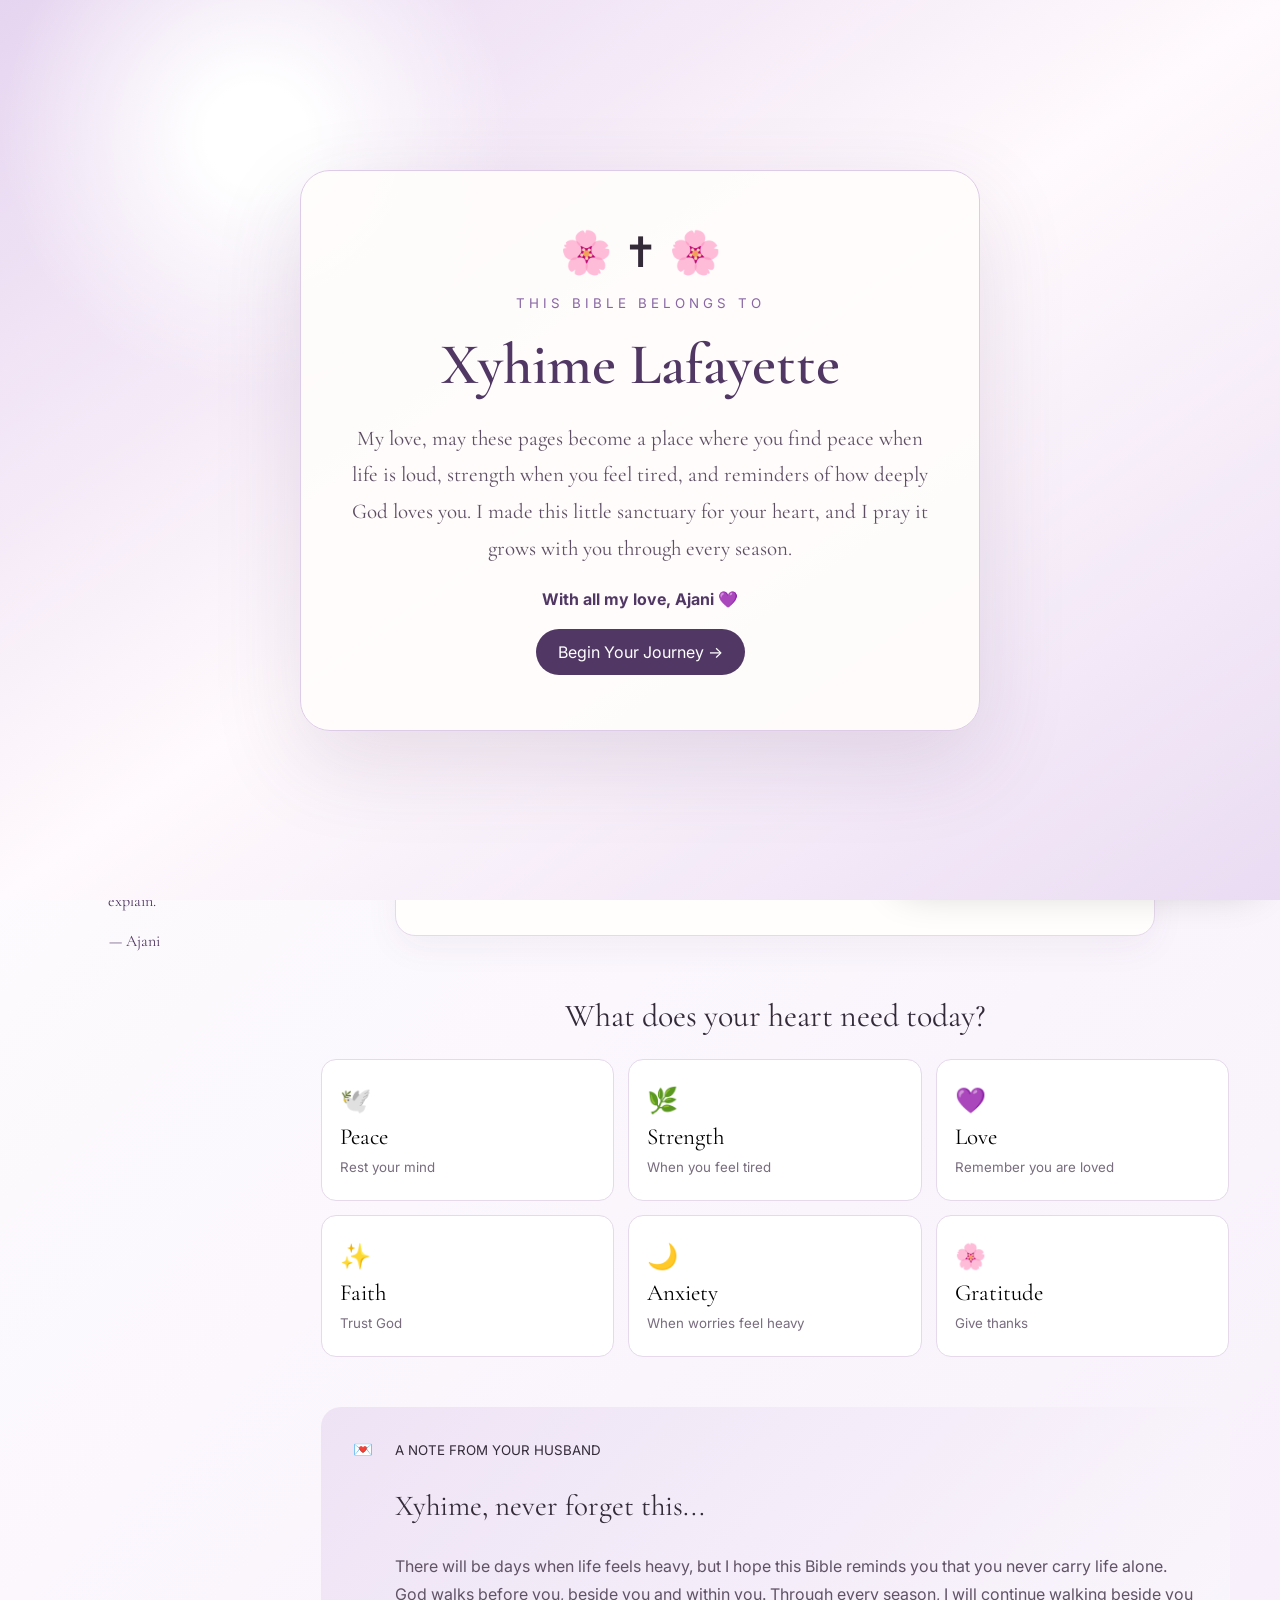
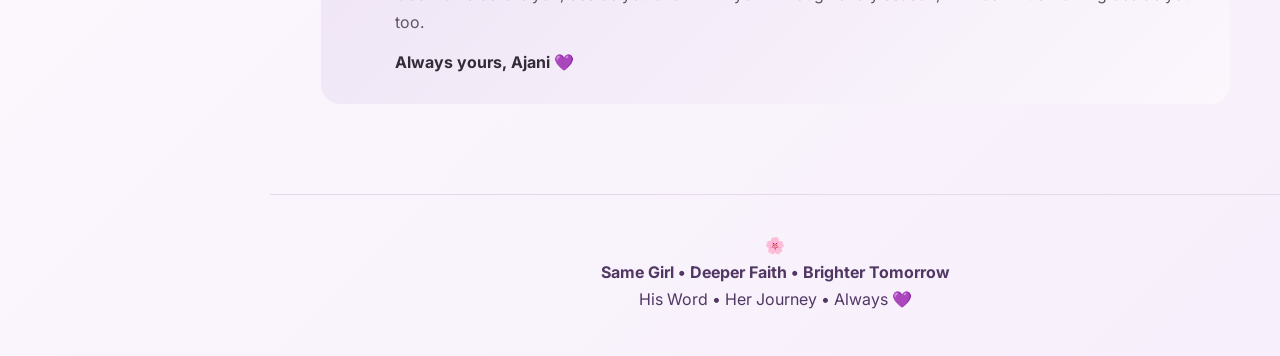
<file: index.html>
<!DOCTYPE html>
<html lang="en"><head><meta charset="UTF-8"><meta name="viewport" content="width=device-width,initial-scale=1">
<meta name="theme-color" content="#efe4f6"><meta name="description" content="A personal KJV Bible made with love for Xyhime Lafayette."><link rel="manifest" href="manifest.webmanifest"><link rel="icon" href="icon.svg" type="image/svg+xml"><title>Xyhime's Bible | His Word • Her Journey</title>
<link rel="preconnect" href="https://fonts.googleapis.com"><link rel="preconnect" href="https://fonts.gstatic.com" crossorigin>
<link href="https://fonts.googleapis.com/css2?family=Cormorant+Garamond:wght@400;500;600;700&family=Inter:wght@300;400;500;600&display=swap" rel="stylesheet">
<link rel="stylesheet" href="style.css?v=100x2"></head><body>
<div class="app"><aside class="sidebar" id="sidebar"><div class="brand"><div class="cross">✝</div><div><h1>Xyhime's Bible</h1><p>His Word • Her Journey</p></div></div>
<nav>
<button class="nav-item active" data-page="home">⌂ Home</button>
<button class="nav-item" data-page="read">📖 Read the Bible</button>
<button class="nav-item" data-page="books">🌸 All 66 Books</button>
<button class="nav-item" data-page="search">⌕ Search</button>
<button class="nav-item" data-page="encouragement">♡ I Need a Word</button>
<button class="nav-item" data-page="favorites">☆ Favorites</button>
<button class="nav-item" data-page="notes">✎ My Notes</button>
<button class="nav-item" data-page="prayer">🙏 Prayer Journal</button>
<button class="nav-item" data-page="marriage">💍 Marriage Center</button>
<button class="nav-item" data-page="plan">🌱 Reading Plan</button>
<button class="nav-item" data-page="devotion">☀️ Daily Devotion</button><button class="nav-item" data-page="progress">🌿 My Journey</button><button class="nav-item" data-page="letters">💌 Letters From Ajani</button><button class="nav-item" data-page="ajani">💜 From Ajani</button></nav>
<div class="sidebar-message"><p>“May every page remind you that you are loved by God more deeply than words could ever explain.”</p><span>— Ajani</span></div></aside>
<main><header><button id="menuButton">☰</button><div class="header-title"><small>PERSONAL BIBLE</small><strong>For Xyhime Lafayette</strong></div><button id="themeButton">☾</button></header>

<section class="page active" id="home"><div id="dedication" class="dedication"><div class="dedication-card"><div class="dedication-flower">🌸 ✝ 🌸</div><small>THIS BIBLE BELONGS TO</small><h2>Xyhime Lafayette</h2><p>My love, may these pages become a place where you find peace when life is loud, strength when you feel tired, and reminders of how deeply God loves you. I made this little sanctuary for your heart, and I pray it grows with you through every season.</p><strong>With all my love, Ajani 💜</strong><button onclick="enterBible()">Begin Your Journey →</button></div></div><div class="hero"><div class="floral">🌸</div><p class="eyebrow">READ • REFLECT • PRAY • GROW</p><h2>Xyhime's <em>Bible</em></h2><h3>His Word • Her Journey</h3><p>“Thy word is a lamp unto my feet, and a light unto my path.” — Psalm 119:105</p><div class="hero-actions"><button onclick="openBible()">Open Your Bible →</button><button class="secondary" onclick="continueReading()">Continue Reading</button></div></div>
<div class="daily-card"><div class="card-label">VERSE FOR XYHIME TODAY</div><blockquote id="dailyVerse"></blockquote><p id="dailyReference"></p><div class="verse-actions"><button onclick="favoriteDailyVerse()">♡ Save</button><button onclick="copyDailyVerse()">⧉ Copy</button></div></div>
<h3 class="section-heading">What does your heart need today?</h3><div class="emotion-grid">
<button onclick="openEmotion('peace')"><span>🕊️</span><strong>Peace</strong><small>Rest your mind</small></button><button onclick="openEmotion('strength')"><span>🌿</span><strong>Strength</strong><small>When you feel tired</small></button><button onclick="openEmotion('love')"><span>💜</span><strong>Love</strong><small>Remember you are loved</small></button><button onclick="openEmotion('faith')"><span>✨</span><strong>Faith</strong><small>Trust God</small></button><button onclick="openEmotion('anxiety')"><span>🌙</span><strong>Anxiety</strong><small>When worries feel heavy</small></button><button onclick="openEmotion('gratitude')"><span>🌸</span><strong>Gratitude</strong><small>Give thanks</small></button></div>
<div class="love-note"><div>💌</div><div><small>A NOTE FROM YOUR HUSBAND</small><h3>Xyhime, never forget this...</h3><p>There will be days when life feels heavy, but I hope this Bible reminds you that you never carry life alone. God walks before you, beside you and within you. Through every season, I will continue walking beside you too.</p><strong>Always yours, Ajani 💜</strong></div></div></section>

<section class="page" id="read"><div class="page-title"><small>THE WORD</small><h2>Read Scripture</h2><p>King James Version</p></div><div class="reader-controls"><select id="bookSelect"></select><select id="chapterSelect"></select><button onclick="loadChapter()">Read</button></div><div class="scripture-reader"><div class="reader-header"><button onclick="previousChapter()">←</button><div><small>NOW READING</small><h2 id="chapterTitle"></h2></div><button onclick="nextChapter()">→</button></div><div id="verses"><p class="loading">Loading Scripture…</p></div></div></section>

<section class="page" id="books"><div class="page-title"><small>EXPLORE SCRIPTURE</small><h2>All 66 Books</h2><p>39 Old Testament • 27 New Testament</p></div><h3 class="testament-title">Old Testament</h3><div class="books-grid" id="oldBooks"></div><h3 class="testament-title">New Testament</h3><div class="books-grid" id="newBooks"></div></section>

<section class="page" id="search"><div class="page-title"><small>FIND HIS WORD</small><h2>Search Scripture</h2></div><div class="search-box"><input id="searchInput" placeholder="Try John 3:16"><button onclick="searchBible()">Search</button></div><div id="searchResults" class="results"></div></section>

<section class="page" id="encouragement"><div class="page-title"><small>GOD'S PROMISES</small><h2>Xyhime, what are you feeling?</h2></div><div class="emotion-large"><button onclick="showEncouragement('peace')">🕊️ I need peace</button><button onclick="showEncouragement('strength')">🌿 I need strength</button><button onclick="showEncouragement('anxiety')">🌙 I'm worried</button><button onclick="showEncouragement('faith')">✨ My faith feels weak</button><button onclick="showEncouragement('love')">💜 I need to feel loved</button><button onclick="showEncouragement('gratitude')">🌸 I feel grateful</button></div><div id="encouragementResult"></div></section>

<section class="page" id="favorites"><div class="page-title"><small>YOUR COLLECTION</small><h2>Favorite Verses</h2></div><div id="favoriteList"></div></section>
<section class="page" id="notes"><div class="page-title"><small>REFLECTIONS</small><h2>Xyhime's Notes</h2></div><div class="journal"><input id="noteTitle" placeholder="What are you reflecting on?"><textarea id="noteText" placeholder="Write what God placed on your heart..."></textarea><button onclick="saveNote()">Save Reflection</button></div><div id="notesList"></div></section>
<section class="page" id="prayer"><div class="page-title"><small>PRIVATE JOURNAL</small><h2>Prayer Journal</h2><p>A quiet place for your conversations with God. Mark prayers answered as your testimony grows.</p></div><div class="journal"><input id="prayerTitle" placeholder="Prayer title"><textarea id="prayerText" placeholder="Dear God..."></textarea><button onclick="savePrayer()">Save Prayer</button></div><div id="prayerList"></div></section>
<section class="page" id="marriage"><div class="page-title"><small>FAITH • LOVE • COVENANT</small><h2>Marriage Center</h2><p>Scriptures and prayers for Ajani & Xyhime.</p></div><div class="feature-grid"><div class="feature-card"><span>💜</span><h3>Love with patience</h3><p>“Charity suffereth long, and is kind...”</p><strong>1 Corinthians 13:4</strong></div><div class="feature-card"><span>🤝</span><h3>Walk together</h3><p>“Two are better than one; because they have a good reward for their labour.”</p><strong>Ecclesiastes 4:9</strong></div><div class="feature-card"><span>🙏</span><h3>Pray together</h3><p>Write a prayer for your marriage and keep it in your private journal.</p><button onclick="showPage('prayer')">Open Prayer Journal</button></div></div><div class="daily-card"><div class="card-label">A PRAYER FOR YOUR MARRIAGE</div><blockquote>Lord, keep our hearts patient, our words gentle, our love faithful, and our home centered on You. Help us choose grace, understanding, forgiveness and unity through every season. Amen.</blockquote></div></section>
<section class="page" id="plan"><div class="page-title"><small>GROW DAY BY DAY</small><h2>7-Day Faith Journey</h2><p>Read one passage each day and mark it complete.</p></div><div id="readingPlan" class="plan-list"></div><button class="reset-plan" onclick="resetPlan()">Reset Plan</button></section>
<section class="page" id="devotion"><div class="page-title"><small>MORNING • EVENING</small><h2>Daily Devotion</h2><p>A quiet moment with God, made for Xyhime.</p></div><div class="devotion-toggle"><button onclick="renderDevotion('morning')">☀️ Morning</button><button onclick="renderDevotion('evening')">🌙 Evening</button></div><div id="devotionCard"></div></section><section class="page" id="progress"><div class="page-title"><small>HER JOURNEY THROUGH SCRIPTURE</small><h2>My Bible Journey</h2><p>Every chapter read becomes part of your growing garden.</p></div><div id="progressSummary"></div><div id="bookProgress" class="progress-grid"></div></section><section class="page" id="letters"><div class="page-title"><small>WORDS FROM YOUR HUSBAND</small><h2>Letters From Ajani</h2><p>Private little reminders of love, faith and encouragement.</p></div><div class="journal"><input id="letterTitle" placeholder="Letter title"><textarea id="letterText" placeholder="Xyhime, I want you to remember..."></textarea><button onclick="saveLetter()">Save Letter</button></div><div id="lettersList"></div></section><section class="page" id="ajani"><div class="ajani-page"><div class="heart">💜</div><small>FROM YOUR HUSBAND</small><h2>For Xyhime</h2><p>My love, I wanted this to be more than a Bible sitting on a screen. I wanted it to be somewhere you could come when you need peace, strength, encouragement, or simply a quiet moment with God.</p><p>I pray every verse reminds you of God's purpose for your life and how precious you are.</p><div class="signature"><span>Made with love for</span><strong>Xyhime Lafayette</strong><span>by your husband, Ajani.</span></div><div class="special-scripture"><small>A VERSE I CHOSE FOR YOU</small><blockquote>“Strength and honour are her clothing; and she shall rejoice in time to come.”</blockquote><strong>Proverbs 31:25</strong></div></div></section>
<div id="installBanner" class="install-banner" hidden><div><strong>Keep Xyhime’s Bible close 💜</strong><span>Install it on your phone for an app-like experience.</span></div><button id="installButton">Install</button><button id="dismissInstall">×</button></div><footer>🌸 <strong>Same Girl • Deeper Faith • Brighter Tomorrow</strong><span>His Word • Her Journey • Always 💜</span></footer>
</main></div><script src="script.js?v=100x4-entryfix"></script></body></html>
</file>
<file: style.css>
:root{--purple:#8966a3;--deep:#513764;--lav:#eee3f5;--pale:#fbf7fd;--paper:#fffefd;--text:#342b39;--muted:#786c7e;--border:#e5d9eb}*{box-sizing:border-box}body{margin:0;background:linear-gradient(135deg,#fff,#f7effb);color:var(--text);font-family:Inter,sans-serif}button,select,input,textarea{font:inherit}button{cursor:pointer}.app{min-height:100vh}.sidebar{width:270px;position:fixed;inset:0 auto 0 0;padding:28px 18px;background:linear-gradient(180deg,#fff,#f5edf9);border-right:1px solid var(--border);display:flex;flex-direction:column;z-index:20}.brand{display:flex;gap:12px;align-items:center;margin-bottom:30px}.cross{width:44px;height:44px;border-radius:50%;display:grid;place-items:center;background:var(--lav);color:var(--deep);font-size:23px}.brand h1{font:600 25px "Cormorant Garamond";margin:0;color:var(--deep)}.brand p{margin:2px 0;font-size:10px;color:var(--purple);letter-spacing:1px}nav{display:grid;gap:5px}.nav-item{border:0;background:transparent;color:#66576d;text-align:left;padding:12px 14px;border-radius:10px}.nav-item:hover,.nav-item.active{background:var(--lav);color:var(--deep)}.sidebar-message{margin-top:auto;padding:16px;text-align:center;color:var(--deep);font:16px/1.5 "Cormorant Garamond"}main{margin-left:270px;min-height:100vh}header{height:70px;display:flex;align-items:center;justify-content:space-between;padding:0 5%;position:sticky;top:0;background:#fffdfde8;backdrop-filter:blur(12px);border-bottom:1px solid var(--border);z-index:10}header button{border:1px solid var(--border);background:white;border-radius:50%;width:40px;height:40px}#menuButton{visibility:hidden}.header-title{text-align:center}.header-title small{display:block;color:var(--purple);font-size:9px;letter-spacing:2px}.header-title strong{font:18px "Cormorant Garamond"}.page{display:none;max-width:1150px;margin:auto;padding:45px 5% 90px}.page.active{display:block}.hero{text-align:center;padding:70px 30px;border-radius:25px;background:radial-gradient(circle at 10% 10%,#fff 0 8%,transparent 30%),linear-gradient(135deg,#e4d2ef,#fbf6fd,#eadcf2);position:relative;overflow:hidden}.floral{font-size:65px}.eyebrow,.page-title small,.card-label{color:var(--purple);font-size:10px;letter-spacing:3px;font-weight:600}.hero h2{font:500 65px/1 "Cormorant Garamond";margin:14px 0 0;color:var(--deep)}.hero h2 em{font-weight:400}.hero h3{font:25px "Cormorant Garamond";color:var(--purple);margin:6px 0 25px}.hero p{font:20px/1.6 "Cormorant Garamond";max-width:650px;margin:0 auto}.hero-actions{margin-top:28px;display:flex;justify-content:center;gap:10px}.hero button,.journal button,.reader-controls button,.search-box button{border:0;background:var(--deep);color:#fff;padding:13px 22px;border-radius:30px}.hero button.secondary{background:#fff;color:var(--deep)}.daily-card{max-width:760px;margin:35px auto 0;background:var(--paper);border:1px solid var(--border);border-radius:20px;padding:38px;text-align:center;box-shadow:0 12px 35px #4d2e5c0d}.daily-card blockquote{font:29px/1.5 "Cormorant Garamond";margin:22px 0 12px}.daily-card>p{color:var(--purple);font-weight:600}.verse-actions button{border:1px solid var(--border);background:white;padding:8px 14px;border-radius:30px}.section-heading{text-align:center;font:32px "Cormorant Garamond";margin:60px 0 24px}.emotion-grid{display:grid;grid-template-columns:repeat(3,1fr);gap:14px}.emotion-grid button,.emotion-large button{background:#fff;border:1px solid var(--border);padding:25px 18px;border-radius:15px;text-align:left}.emotion-grid span,.emotion-grid strong,.emotion-grid small{display:block}.emotion-grid span{font-size:25px}.emotion-grid strong{font:23px "Cormorant Garamond";margin:8px 0}.emotion-grid small{color:var(--muted)}.love-note{margin-top:50px;padding:32px;border-radius:20px;background:linear-gradient(135deg,#eee3f5,#fbf7fd);display:flex;gap:22px}.love-note h3{font:29px "Cormorant Garamond"}.love-note p{line-height:1.75;color:#5f5365}.page-title{text-align:center;margin:20px 0 38px}.page-title h2{font:46px "Cormorant Garamond";margin:8px}.page-title p{color:var(--muted)}.reader-controls{display:flex;justify-content:center;gap:10px;margin-bottom:25px}.reader-controls select{padding:12px 18px;border:1px solid var(--border);border-radius:10px;background:#fff}.scripture-reader{max-width:850px;margin:auto;background:var(--paper);border:1px solid var(--border);border-radius:20px;padding:42px}.reader-header{display:flex;align-items:center;justify-content:space-between;text-align:center;border-bottom:1px solid var(--border);padding-bottom:18px}.reader-header h2{font:38px "Cormorant Garamond";margin:5px}.reader-header button{border:1px solid var(--border);background:#fff;width:42px;height:42px;border-radius:50%}.verse{font:22px/1.85 "Cormorant Garamond";margin:8px 0;padding:5px;border-radius:7px}.verse:hover{background:var(--pale)}.verse-number{font:700 10px Inter;color:var(--purple);vertical-align:super;margin-right:6px}.save-verse{border:0;background:transparent;color:var(--purple);margin-left:8px}.books-grid{display:grid;grid-template-columns:repeat(5,1fr);gap:10px}.testament-title{font:32px "Cormorant Garamond";color:var(--deep);margin-top:45px}.book-button{padding:15px 8px;border:1px solid var(--border);background:#fff;border-radius:11px;color:var(--deep)}.book-button:hover{background:var(--lav)}.search-box{max-width:750px;margin:auto;display:flex;gap:10px}.search-box input{flex:1;padding:15px 20px;border:1px solid var(--border);border-radius:30px}.saved-card,.result-card{max-width:750px;margin:15px auto;padding:22px;background:#fff;border:1px solid var(--border);border-radius:14px}.emotion-large{display:grid;grid-template-columns:repeat(2,1fr);gap:12px;max-width:720px;margin:auto}#encouragementResult{max-width:720px;margin:30px auto}.journal{max-width:720px;margin:auto;display:grid;gap:14px}.journal input,.journal textarea{padding:15px;border:1px solid var(--border);border-radius:12px}.journal textarea{min-height:200px}.ajani-page{max-width:720px;margin:auto;text-align:center}.heart{font-size:50px}.ajani-page h2{font:55px "Cormorant Garamond"}.ajani-page>p{font:22px/1.8 "Cormorant Garamond"}.signature{margin:40px 0;display:grid}.signature strong{font:35px "Cormorant Garamond";color:var(--deep)}.special-scripture{padding:30px;background:var(--lav);border-radius:20px}.special-scripture blockquote{font:27px/1.5 "Cormorant Garamond"}footer{text-align:center;padding:40px;border-top:1px solid var(--border);color:var(--deep)}footer strong,footer span{display:block;margin:7px}.loading{text-align:center;color:var(--muted)}body.dark{--paper:#211b25;--text:#f6eff8;--muted:#c0b3c5;--border:#3b3040;--pale:#2c2331;--lav:#302538;background:#17131a}body.dark header,body.dark .sidebar,body.dark .daily-card,body.dark .scripture-reader,body.dark .book-button,body.dark .emotion-grid button,body.dark .emotion-large button,body.dark .saved-card,body.dark input,body.dark textarea,body.dark select{background:#211b25;color:#fff}@media(max-width:900px){.sidebar{transform:translateX(-100%);transition:.3s}.sidebar.open{transform:translateX(0)}main{margin-left:0}#menuButton{visibility:visible}.books-grid{grid-template-columns:repeat(3,1fr)}.emotion-grid{grid-template-columns:repeat(2,1fr)}}@media(max-width:550px){.page{padding-left:18px;padding-right:18px}.hero h2{font-size:48px}.hero-actions,.reader-controls,.search-box{flex-direction:column}.emotion-grid,.emotion-large{grid-template-columns:1fr}.books-grid{grid-template-columns:repeat(2,1fr)}.scripture-reader{padding:25px 20px}.love-note{flex-direction:column}}
.feature-grid{display:grid;grid-template-columns:repeat(3,1fr);gap:15px}.feature-card{background:var(--paper);border:1px solid var(--border);border-radius:18px;padding:28px;text-align:center}.feature-card span{font-size:32px}.feature-card h3{font:27px "Cormorant Garamond";color:var(--deep)}.feature-card p{line-height:1.65}.feature-card button,.reset-plan,.card-actions button{border:1px solid var(--border);background:var(--lav);color:var(--deep);padding:9px 14px;border-radius:22px}.plan-list{max-width:760px;margin:auto;display:grid;gap:12px}.plan-day{display:flex;align-items:center;gap:16px;padding:20px;background:var(--paper);border:1px solid var(--border);border-radius:15px}.plan-day.done{opacity:.65}.plan-day.done h3{text-decoration:line-through}.plan-check{width:28px;height:28px;accent-color:var(--purple)}.plan-copy h3{font:24px "Cormorant Garamond";margin:0 0 5px}.plan-copy p{margin:0;color:var(--muted)}.reset-plan{display:block;margin:25px auto}.verse-tools{display:inline-flex;gap:3px;margin-left:8px}.verse-tools button{border:0;background:transparent;color:var(--purple);padding:3px}.verse.highlighted{background:#f4e5a8}.verse-note{display:block;font:14px/1.5 Inter;color:var(--muted);padding:7px 12px;margin:4px 0 8px;border-left:3px solid var(--purple)}.search-status{text-align:center;color:var(--muted);margin:18px}.install-banner{position:fixed;right:22px;bottom:22px;z-index:40;max-width:360px;background:var(--deep);color:white;padding:16px;border-radius:16px;box-shadow:0 12px 40px #0003;display:flex;align-items:center;gap:12px}.install-banner span{display:block;font-size:12px;margin-top:3px}.install-banner button{border:0;border-radius:20px;padding:8px 12px}.install-banner #dismissInstall{background:transparent;color:white;font-size:20px}.answered{border-left:4px solid var(--purple)}.answered-badge{font-size:11px;color:var(--purple);font-weight:700}.card-actions{display:flex;gap:8px;margin-top:12px}@media(max-width:800px){.feature-grid{grid-template-columns:1fr}.install-banner{left:16px;right:16px;bottom:16px;max-width:none}}body.dark .feature-card,body.dark .plan-day{background:var(--paper)}body.dark .verse.highlighted{background:#594d25}

.dedication{position:fixed;inset:0;z-index:100;background:radial-gradient(circle at 20% 15%,#fff 0 4%,transparent 20%),linear-gradient(145deg,#e6d5f0,#fffafd,#eadcf3);display:grid;place-items:center;padding:22px;transition:.6s}.dedication.hidden{opacity:0;visibility:hidden;pointer-events:none}.dedication-card{width:min(680px,100%);background:#fffdfbea;border:1px solid #ddcbe8;border-radius:30px;padding:55px 45px;text-align:center;box-shadow:0 30px 90px #5b3b6b24}.dedication-flower{font-size:42px}.dedication-card small{display:block;letter-spacing:4px;color:var(--purple);margin:18px}.dedication-card h2{font:600 58px "Cormorant Garamond";color:var(--deep);margin:5px}.dedication-card p{font:21px/1.75 "Cormorant Garamond";color:#5d4e64}.dedication-card strong{display:block;color:var(--deep);margin:20px}.dedication-card button,.devotion-toggle button{border:0;background:var(--deep);color:#fff;padding:13px 22px;border-radius:30px}.devotion-toggle{display:flex;justify-content:center;gap:10px}.devotion-card h2{font:38px "Cormorant Garamond";color:var(--deep)}.devotion-icon{font-size:45px}.devotion-prayer{margin-top:25px;padding:20px;background:var(--lav);border-radius:15px}.journey-summary{max-width:760px;margin:0 auto 35px;display:flex;align-items:center;gap:25px;background:var(--paper);border:1px solid var(--border);padding:25px;border-radius:20px}.journey-ring{width:110px;height:110px;border-radius:50%;background:var(--lav);display:grid;place-content:center;text-align:center;flex:none}.journey-ring strong{font:32px "Cormorant Garamond";color:var(--deep)}.journey-ring span{font-size:10px}.journey-summary h3{font:28px "Cormorant Garamond";margin:0}.progress-grid{display:grid;grid-template-columns:repeat(2,1fr);gap:10px}.progress-card{background:var(--paper);border:1px solid var(--border);border-radius:13px;padding:15px}.progress-card>div:first-child{display:flex;justify-content:space-between;gap:8px}.progress-card span{font-size:11px;color:var(--muted)}.progress-track{height:6px;background:var(--lav);border-radius:8px;margin-top:10px;overflow:hidden}.progress-track i{display:block;height:100%;background:var(--purple);border-radius:8px}@media(max-width:550px){.dedication-card{padding:38px 22px}.dedication-card h2{font-size:43px}.progress-grid{grid-template-columns:1fr}.journey-summary{flex-direction:column;text-align:center}}body.dark .dedication{background:#17131a}body.dark .dedication-card{background:#211b25;color:#fff}

.verse-collection{display:grid;grid-template-columns:repeat(2,minmax(0,1fr));gap:12px;margin-top:24px}.verse-collection .saved-card{margin:0;max-width:none}.open-scripture,.plan-passages button,.devotion-card>button{border:1px solid var(--border);background:var(--lav);color:var(--deep);padding:9px 13px;border-radius:20px}.plan-day{display:block}.plan-day>label{display:flex;gap:12px;align-items:flex-start}.plan-passages{display:flex;flex-wrap:wrap;gap:7px;margin:10px 0 0 34px}@media(max-width:650px){.verse-collection{grid-template-columns:1fr}.plan-passages{margin-left:0}}
</file>
